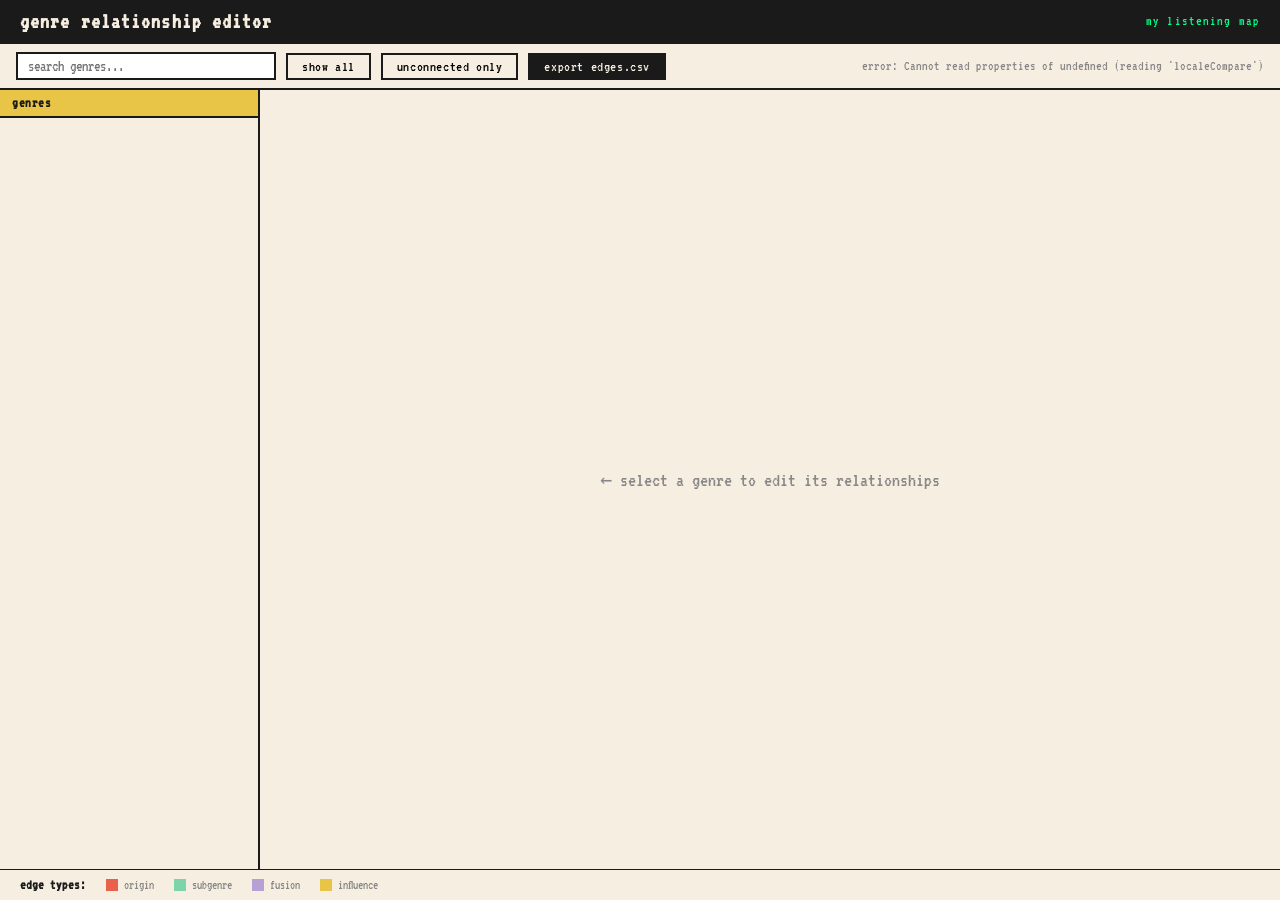
<file: network-editor.html>
<!DOCTYPE html>
<html lang="en">
<head>
<meta charset="UTF-8">
<title>genre relationship editor</title>
<link href="https://fonts.googleapis.com/css2?family=VT323&display=swap" rel="stylesheet">
<style>
:root {
  --bg:      #f6eee0;
  --black:   #1a1a1a;
  --grey:    #888;
  --border:  2px solid #1a1a1a;
  --thin:    1px solid #1a1a1a;
  --coral:   #e8614a;
  --yellow:  #e8c547;
  --mint:    #7dd4a8;
  --lavender:#b8a0d4;
  --orange:  #f4a24a;
  --font:    'VT323', monospace;
}

* { margin:0; padding:0; box-sizing:border-box; }

body {
  background: var(--bg);
  font-family: var(--font);
  font-size: 16px;
  color: var(--black);
  height: 100vh;
  overflow: hidden;
  display: flex;
  flex-direction: column;
}

/* ── HEADER ── */
#header {
  background: var(--black);
  color: var(--bg);
  padding: 10px 20px;
  display: flex;
  align-items: center;
  justify-content: space-between;
  border-bottom: var(--border);
  flex-shrink: 0;
}

#header h1 {
  font-size: 22px;
  letter-spacing: 0.05em;
}

#header-meta {
  font-size: 14px;
  color: #00ff88;
  letter-spacing: 0.08em;
}

/* ── TOOLBAR ── */
#toolbar {
  display: flex;
  align-items: center;
  gap: 10px;
  padding: 8px 16px;
  border-bottom: var(--border);
  background: var(--bg);
  flex-shrink: 0;
}

#search-input {
  font-family: var(--font);
  font-size: 16px;
  border: var(--border);
  background: white;
  padding: 4px 10px;
  width: 260px;
  outline: none;
}
#search-input:focus { border-color: var(--coral); }

.toolbar-btn {
  font-family: var(--font);
  font-size: 15px;
  border: var(--border);
  background: var(--bg);
  padding: 4px 14px;
  cursor: pointer;
  letter-spacing: 0.04em;
}
.toolbar-btn:hover { background: var(--black); color: var(--bg); }
.toolbar-btn.primary { background: var(--black); color: var(--bg); }
.toolbar-btn.primary:hover { background: var(--coral); border-color: var(--coral); color: white; }

#status-msg {
  font-size: 14px;
  color: var(--grey);
  margin-left: auto;
}

/* ── MAIN LAYOUT ── */
#main {
  display: flex;
  flex: 1;
  overflow: hidden;
}

/* ── LEFT: GENRE LIST ── */
#genre-list-panel {
  width: 260px;
  flex-shrink: 0;
  border-right: var(--border);
  display: flex;
  flex-direction: column;
  overflow: hidden;
}

#genre-list-title {
  font-size: 14px;
  font-weight: bold;
  padding: 6px 12px;
  background: var(--yellow);
  border-bottom: var(--border);
  letter-spacing: 0.04em;
  flex-shrink: 0;
}

#genre-list {
  flex: 1;
  overflow-y: auto;
}

.genre-item {
  padding: 5px 12px;
  border-bottom: var(--thin);
  cursor: pointer;
  display: flex;
  justify-content: space-between;
  align-items: center;
  font-size: 15px;
}
.genre-item:hover { background: #ede6d4; }
.genre-item.active { background: var(--black); color: var(--bg); }
.genre-item .g-count {
  font-size: 12px;
  color: var(--grey);
  margin-left: 6px;
}
.genre-item.active .g-count { color: #aaa; }
.genre-item .g-cluster {
  font-size: 11px;
  padding: 1px 5px;
  border: 1px solid currentColor;
  opacity: 0.6;
  white-space: nowrap;
}

/* ── CENTER: EDITOR ── */
#editor-panel {
  flex: 1;
  display: flex;
  flex-direction: column;
  overflow: hidden;
  min-width: 0;
}

#editor-header {
  padding: 12px 20px;
  border-bottom: var(--border);
  background: var(--mint);
  flex-shrink: 0;
  display: flex;
  align-items: baseline;
  gap: 16px;
}

#editor-genre-name {
  font-size: 26px;
  font-weight: bold;
  letter-spacing: 0.04em;
}

#editor-genre-meta {
  font-size: 14px;
  color: #1a5a3a;
}

#editor-body {
  flex: 1;
  overflow-y: auto;
  padding: 16px 20px;
  display: flex;
  flex-direction: column;
  gap: 20px;
}

/* ── RELATIONSHIP SECTIONS ── */
.rel-section {
  display: flex;
  flex-direction: column;
  gap: 8px;
}

.rel-section-title {
  font-size: 18px;
  font-weight: bold;
  letter-spacing: 0.05em;
  border-bottom: var(--thin);
  padding-bottom: 4px;
  display: flex;
  align-items: center;
  gap: 10px;
}

.rel-section-title .section-badge {
  font-size: 12px;
  padding: 2px 8px;
  border: var(--thin);
  font-weight: normal;
  color: var(--grey);
}

.rel-row {
  display: flex;
  align-items: center;
  gap: 8px;
  padding: 6px 10px;
  border: var(--thin);
  background: white;
}

.rel-row:hover { border-color: var(--black); }

.rel-arrow {
  font-size: 18px;
  color: var(--grey);
  flex-shrink: 0;
  width: 24px;
  text-align: center;
}

.rel-genre-name {
  font-size: 16px;
  font-weight: bold;
  flex: 1;
  min-width: 120px;
}

.rel-type-select {
  font-family: var(--font);
  font-size: 14px;
  border: var(--thin);
  background: var(--bg);
  padding: 2px 6px;
  cursor: pointer;
  outline: none;
  width: 110px;
}

.rel-weight-input {
  font-family: var(--font);
  font-size: 14px;
  border: var(--thin);
  background: var(--bg);
  padding: 2px 6px;
  width: 52px;
  outline: none;
}

.rel-delete-btn {
  font-family: var(--font);
  font-size: 14px;
  border: var(--thin);
  background: transparent;
  padding: 2px 8px;
  cursor: pointer;
  color: var(--coral);
  flex-shrink: 0;
}
.rel-delete-btn:hover { background: var(--coral); color: white; border-color: var(--coral); }

/* type color indicators */
.type-origin    { border-left: 4px solid #e8614a; }
.type-subgenre  { border-left: 4px solid #7dd4a8; }
.type-fusion    { border-left: 4px solid #b8a0d4; }
.type-influence { border-left: 4px solid #e8c547; }

/* ── ADD RELATIONSHIP ── */
.add-rel-row {
  display: flex;
  align-items: center;
  gap: 8px;
  padding: 6px 0;
}

.add-genre-input {
  font-family: var(--font);
  font-size: 15px;
  border: var(--border);
  background: white;
  padding: 4px 8px;
  flex: 1;
  outline: none;
  position: relative;
}
.add-genre-input:focus { border-color: var(--black); }

.add-type-select {
  font-family: var(--font);
  font-size: 14px;
  border: var(--border);
  background: var(--bg);
  padding: 4px 6px;
  cursor: pointer;
  outline: none;
  width: 120px;
}

.add-btn {
  font-family: var(--font);
  font-size: 15px;
  border: var(--border);
  background: var(--black);
  color: var(--bg);
  padding: 4px 14px;
  cursor: pointer;
  white-space: nowrap;
}
.add-btn:hover { background: var(--mint); border-color: var(--mint); color: var(--black); }

/* autocomplete */
#autocomplete {
  position: fixed;
  background: white;
  border: var(--border);
  z-index: 1000;
  max-height: 200px;
  overflow-y: auto;
  display: none;
  min-width: 200px;
}

.ac-item {
  padding: 5px 10px;
  font-family: var(--font);
  font-size: 15px;
  cursor: pointer;
  border-bottom: var(--thin);
}
.ac-item:hover { background: var(--black); color: var(--bg); }

/* ── EMPTY STATE ── */
#editor-empty {
  flex: 1;
  display: flex;
  flex-direction: column;
  align-items: center;
  justify-content: center;
  color: var(--grey);
  font-size: 20px;
  line-height: 2;
  text-align: center;
}

/* ── LEGEND ── */
#legend {
  padding: 8px 20px;
  border-top: var(--thin);
  background: var(--bg);
  display: flex;
  gap: 20px;
  align-items: center;
  flex-shrink: 0;
}

.legend-item {
  display: flex;
  align-items: center;
  gap: 6px;
  font-size: 13px;
  color: var(--grey);
}

.legend-dot {
  width: 12px;
  height: 12px;
  flex-shrink: 0;
}

/* scrollbars */
::-webkit-scrollbar { width: 12px; }
::-webkit-scrollbar-track { background: var(--bg); border-left: var(--thin); }
::-webkit-scrollbar-thumb { background: var(--black); }

/* unsaved indicator */
.unsaved { color: var(--coral) !important; }
</style>
</head>
<body>

<div id="header">
  <h1>genre relationship editor</h1>
  <span id="header-meta">my listening map</span>
</div>

<div id="toolbar">
  <input type="text" id="search-input" placeholder="search genres..." autocomplete="off">
  <button class="toolbar-btn" id="btn-show-all">show all</button>
  <button class="toolbar-btn" id="btn-show-unconnected">unconnected only</button>
  <button class="toolbar-btn primary" id="btn-export">export edges.csv</button>
  <span id="status-msg">loading...</span>
</div>

<div id="main">

  <!-- GENRE LIST -->
  <div id="genre-list-panel">
    <div id="genre-list-title">genres <span id="genre-count"></span></div>
    <div id="genre-list"></div>
  </div>

  <!-- EDITOR -->
  <div id="editor-panel">
    <div id="editor-empty">
      ← select a genre to edit its relationships
    </div>
    <div id="editor-content" style="display:none; flex:1; flex-direction:column; overflow:hidden;">
      <div id="editor-header">
        <span id="editor-genre-name"></span>
        <span id="editor-genre-meta"></span>
      </div>
      <div id="editor-body">

        <!-- PARENTS section -->
        <div class="rel-section" id="section-parents">
          <div class="rel-section-title">
            this genre comes from
            <span class="section-badge" id="parents-count">0 relationships</span>
          </div>
          <div id="parents-list"></div>
          <div class="add-rel-row">
            <input class="add-genre-input" id="add-parent-input" placeholder="add parent genre..." autocomplete="off">
            <select class="add-type-select" id="add-parent-type">
              <option value="origin">origin</option>
              <option value="subgenre">subgenre</option>
              <option value="fusion">fusion</option>
              <option value="influence">influence</option>
            </select>
            <button class="add-btn" id="btn-add-parent">+ add</button>
          </div>
        </div>

        <!-- CHILDREN section -->
        <div class="rel-section" id="section-children">
          <div class="rel-section-title">
            this genre leads to
            <span class="section-badge" id="children-count">0 relationships</span>
          </div>
          <div id="children-list"></div>
          <div class="add-rel-row">
            <input class="add-genre-input" id="add-child-input" placeholder="add child genre..." autocomplete="off">
            <select class="add-type-select" id="add-child-type">
              <option value="subgenre">subgenre</option>
              <option value="origin">origin</option>
              <option value="fusion">fusion</option>
              <option value="influence">influence</option>
            </select>
            <button class="add-btn" id="btn-add-child">+ add</button>
          </div>
        </div>

      </div>
    </div>
  </div>

</div>

<!-- LEGEND -->
<div id="legend">
  <span style="font-size:14px;color:var(--black);font-weight:bold;">edge types:</span>
  <div class="legend-item"><div class="legend-dot" style="background:#e8614a"></div>origin</div>
  <div class="legend-item"><div class="legend-dot" style="background:#7dd4a8"></div>subgenre</div>
  <div class="legend-item"><div class="legend-dot" style="background:#b8a0d4"></div>fusion</div>
  <div class="legend-item"><div class="legend-dot" style="background:#e8c547"></div>influence</div>
  <span id="unsaved-count" style="margin-left:auto;font-size:14px;"></span>
</div>

<!-- AUTOCOMPLETE -->
<div id="autocomplete"></div>

<script>
// ── STATE ──
var nodes = []
var edges = []
var nodeIds = []
var currentGenre = null
var unsavedChanges = 0
var filterMode = 'all' // 'all' | 'unconnected'
var searchQuery = ''

// ── CLUSTER COLORS ──
var CLUSTER_COLORS = {
  'caribe':'#e8614a','afro-sudamericano':'#e8c547','andina':'#b8a0d4',
  'cancion':'#f4a0b8','brasileira':'#7dd4a8','rock-latino':'#f4a24a',
  'hip-hop-latino':'#c8a0f4','jazz':'#60a5fa','soul-rnb-funk':'#f472b6',
  'hip-hop':'#94a3b8','rock':'#ef4444','electronic':'#22d3ee',
  'african-global-roots':'#fbbf24','folk-singer-songwriter':'#86efac',
  'classical-experimental':'#c4b5fd','pop-indie':'#fdba74','ancestor':'#cccccc'
}

// ── CSV PARSING ──
function parseCSV(text) {
  var lines = text.trim().split('\n')
  var headers = lines[0].split(',').map(function(h) { return h.trim().replace(/\r/g,'') })
  return lines.slice(1).map(function(line) {
    var vals = line.split(',').map(function(v) { return v.trim().replace(/\r/g,'') })
    var obj = {}
    headers.forEach(function(h,i) { obj[h] = vals[i] || '' })
    return obj
  })
}

function edgesToCSV(edgeList) {
  var lines = ['source,target,type,weight']
  edgeList.forEach(function(e) {
    lines.push([e.source, e.target, e.type, e.weight].join(','))
  })
  return lines.join('\n')
}

// ── LOAD ──
function loadData() {
  setStatus('loading...')
  Promise.all([
    fetch('data/nodes.csv').then(function(r) { return r.text() }),
    fetch('data/edges.csv').then(function(r) { return r.text() })
  ]).then(function(files) {
    nodes = parseCSV(files[0])
    edges = parseCSV(files[1])
    nodeIds = nodes.map(function(n) { return n.id })
    setStatus(nodes.length + ' genres · ' + edges.length + ' relationships loaded')
    renderGenreList()
  }).catch(function(err) {
    setStatus('error: ' + err.message)
  })
}

// ── STATUS ──
function setStatus(msg) {
  document.getElementById('status-msg').textContent = msg
}

function updateUnsaved() {
  var el = document.getElementById('unsaved-count')
  if (unsavedChanges > 0) {
    el.textContent = unsavedChanges + ' unsaved changes'
    el.className = 'unsaved'
  } else {
    el.textContent = ''
    el.className = ''
  }
}

// ── GENRE LIST ──
function getConnectedIds() {
  var connected = new Set()
  edges.forEach(function(e) { connected.add(e.source); connected.add(e.target) })
  return connected
}

function renderGenreList() {
  var list = document.getElementById('genre-list')
  var connected = getConnectedIds()

  var filtered = nodes.filter(function(n) {
    var matchesSearch = !searchQuery || n.id.toLowerCase().includes(searchQuery.toLowerCase())
    var matchesFilter = filterMode === 'all' || !connected.has(n.id)
    return matchesSearch && matchesFilter
  })

  // sort: by song count desc, then alpha
  filtered.sort(function(a,b) {
    var diff = (parseInt(b.song_count)||0) - (parseInt(a.song_count)||0)
    return diff !== 0 ? diff : a.id.localeCompare(b.id)
  })

  document.getElementById('genre-count').textContent = '(' + filtered.length + ')'

  list.innerHTML = filtered.map(function(n) {
    var count = parseInt(n.song_count) || 0
    var color = CLUSTER_COLORS[n.cluster] || '#ccc'
    var isActive = currentGenre && currentGenre.id === n.id
    return '<div class="genre-item' + (isActive ? ' active' : '') + '" data-id="' + n.id + '">' +
      '<span>' + n.id + (count > 0 ? '<span class="g-count">(' + count + ')</span>' : '') + '</span>' +
      '<span class="g-cluster" style="border-color:' + color + ';color:' + (isActive ? '#aaa' : color) + '">' + (n.cluster||'?') + '</span>' +
      '</div>'
  }).join('')

  list.querySelectorAll('.genre-item').forEach(function(el) {
    el.addEventListener('click', function() {
      var id = el.getAttribute('data-id')
      var node = nodes.find(function(n) { return n.id === id })
      if (node) selectGenre(node)
    })
  })
}

// ── SELECT GENRE ──
function selectGenre(node) {
  currentGenre = node
  renderGenreList()
  renderEditor()
}

// ── EDITOR ──
function renderEditor() {
  if (!currentGenre) return

  document.getElementById('editor-empty').style.display = 'none'
  var content = document.getElementById('editor-content')
  content.style.display = 'flex'

  var count = parseInt(currentGenre.song_count) || 0
  document.getElementById('editor-genre-name').textContent = currentGenre.id
  document.getElementById('editor-genre-meta').textContent =
    currentGenre.cluster + (count > 0 ? ' · ' + count + ' songs' : ' · root node')

  // parents = edges where target === currentGenre.id
  var parents = edges.filter(function(e) { return e.target === currentGenre.id })
  // children = edges where source === currentGenre.id
  var children = edges.filter(function(e) { return e.source === currentGenre.id })

  document.getElementById('parents-count').textContent = parents.length + ' relationship' + (parents.length !== 1 ? 's' : '')
  document.getElementById('children-count').textContent = children.length + ' relationship' + (children.length !== 1 ? 's' : '')

  renderRelList('parents-list', parents, 'parent')
  renderRelList('children-list', children, 'child')
}

function typeClass(type) {
  return 'type-' + (type || 'influence')
}

function renderRelList(containerId, rels, direction) {
  var container = document.getElementById(containerId)
  if (rels.length === 0) {
    container.innerHTML = '<div style="padding:6px 10px;color:var(--grey);font-size:14px;">none yet</div>'
    return
  }

  container.innerHTML = rels.map(function(e, i) {
    var otherGenre = direction === 'parent' ? e.source : e.target
    var arrow = direction === 'parent' ? '←' : '→'
    return '<div class="rel-row ' + typeClass(e.type) + '" data-idx="' + i + '">' +
      '<span class="rel-arrow">' + arrow + '</span>' +
      '<span class="rel-genre-name">' + otherGenre + '</span>' +
      '<select class="rel-type-select" data-field="type">' +
        ['origin','subgenre','fusion','influence'].map(function(t) {
          return '<option value="' + t + '"' + (e.type === t ? ' selected' : '') + '>' + t + '</option>'
        }).join('') +
      '</select>' +
      '<input class="rel-weight-input" type="number" min="0" max="1" step="0.1" value="' + (e.weight||0.7) + '" data-field="weight">' +
      '<button class="rel-delete-btn" data-direction="' + direction + '" data-source="' + e.source + '" data-target="' + e.target + '">delete</button>' +
      '</div>'
  }).join('')

  // wire up changes
  container.querySelectorAll('.rel-type-select').forEach(function(sel) {
    sel.addEventListener('change', function() {
      var row = sel.closest('.rel-row')
      var deleteBtn = row.querySelector('.rel-delete-btn')
      var src = deleteBtn.getAttribute('data-source')
      var tgt = deleteBtn.getAttribute('data-target')
      updateEdge(src, tgt, 'type', sel.value)
      row.className = 'rel-row ' + typeClass(sel.value)
    })
  })

  container.querySelectorAll('.rel-weight-input').forEach(function(inp) {
    inp.addEventListener('change', function() {
      var row = inp.closest('.rel-row')
      var deleteBtn = row.querySelector('.rel-delete-btn')
      updateEdge(deleteBtn.getAttribute('data-source'), deleteBtn.getAttribute('data-target'), 'weight', inp.value)
    })
  })

  container.querySelectorAll('.rel-delete-btn').forEach(function(btn) {
    btn.addEventListener('click', function() {
      var src = btn.getAttribute('data-source')
      var tgt = btn.getAttribute('data-target')
      deleteEdge(src, tgt)
    })
  })
}

// ── EDGE OPERATIONS ──
function updateEdge(source, target, field, value) {
  var edge = edges.find(function(e) { return e.source === source && e.target === target })
  if (edge) {
    edge[field] = value
    unsavedChanges++
    updateUnsaved()
    setStatus('updated: ' + source + ' → ' + target)
  }
}

function deleteEdge(source, target) {
  var before = edges.length
  edges = edges.filter(function(e) { return !(e.source === source && e.target === target) })
  if (edges.length < before) {
    unsavedChanges++
    updateUnsaved()
    setStatus('deleted: ' + source + ' → ' + target)
    renderEditor()
    renderGenreList()
  }
}

function addEdge(source, target, type, weight) {
  // check doesn't already exist
  var exists = edges.some(function(e) { return e.source === source && e.target === target })
  if (exists) { setStatus('relationship already exists'); return false }
  if (!nodeIds.includes(source)) { setStatus('genre not found: ' + source); return false }
  if (!nodeIds.includes(target)) { setStatus('genre not found: ' + target); return false }
  if (source === target) { setStatus('cannot connect a genre to itself'); return false }

  edges.push({ source: source, target: target, type: type, weight: weight || '0.7' })
  unsavedChanges++
  updateUnsaved()
  setStatus('added: ' + source + ' → ' + target + ' (' + type + ')')
  renderEditor()
  renderGenreList()
  return true
}

// ── ADD RELATIONSHIP BUTTONS ──
document.getElementById('btn-add-parent').addEventListener('click', function() {
  var input = document.getElementById('add-parent-input')
  var type  = document.getElementById('add-parent-type').value
  var parentGenre = input.value.trim().toLowerCase()
  if (!parentGenre || !currentGenre) return
  // find exact match (case insensitive)
  var match = nodeIds.find(function(id) { return id.toLowerCase() === parentGenre })
  if (!match) { setStatus('genre not found: ' + parentGenre); return }
  if (addEdge(match, currentGenre.id, type, '0.7')) {
    input.value = ''
    hideAutocomplete()
  }
})

document.getElementById('btn-add-child').addEventListener('click', function() {
  var input = document.getElementById('add-child-input')
  var type  = document.getElementById('add-child-type').value
  var childGenre = input.value.trim().toLowerCase()
  if (!childGenre || !currentGenre) return
  var match = nodeIds.find(function(id) { return id.toLowerCase() === childGenre })
  if (!match) { setStatus('genre not found: ' + childGenre); return }
  if (addEdge(currentGenre.id, match, type, '0.7')) {
    input.value = ''
    hideAutocomplete()
  }
})

// enter key on inputs
document.getElementById('add-parent-input').addEventListener('keydown', function(e) {
  if (e.key === 'Enter') document.getElementById('btn-add-parent').click()
})
document.getElementById('add-child-input').addEventListener('keydown', function(e) {
  if (e.key === 'Enter') document.getElementById('btn-add-child').click()
})

// ── AUTOCOMPLETE ──
function setupAutocomplete(inputId) {
  var input = document.getElementById(inputId)
  input.addEventListener('input', function() {
    var q = input.value.trim().toLowerCase()
    if (!q || q.length < 2) { hideAutocomplete(); return }
    var matches = nodeIds.filter(function(id) { return id.toLowerCase().includes(q) }).slice(0, 12)
    if (!matches.length) { hideAutocomplete(); return }
    showAutocomplete(input, matches)
  })
  input.addEventListener('blur', function() {
    setTimeout(hideAutocomplete, 150)
  })
}

function showAutocomplete(input, matches) {
  var ac = document.getElementById('autocomplete')
  var rect = input.getBoundingClientRect()
  ac.style.left = rect.left + 'px'
  ac.style.top  = (rect.bottom + 2) + 'px'
  ac.style.width = rect.width + 'px'
  ac.style.display = 'block'
  ac.innerHTML = matches.map(function(m) {
    return '<div class="ac-item" data-value="' + m + '">' + m + '</div>'
  }).join('')
  ac.querySelectorAll('.ac-item').forEach(function(item) {
    item.addEventListener('mousedown', function() {
      input.value = item.getAttribute('data-value')
      hideAutocomplete()
    })
  })
}

function hideAutocomplete() {
  document.getElementById('autocomplete').style.display = 'none'
}

setupAutocomplete('add-parent-input')
setupAutocomplete('add-child-input')

// ── SEARCH ──
document.getElementById('search-input').addEventListener('input', function() {
  searchQuery = this.value
  renderGenreList()
})

// ── FILTER BUTTONS ──
document.getElementById('btn-show-all').addEventListener('click', function() {
  filterMode = 'all'
  renderGenreList()
  setStatus('showing all genres')
})

document.getElementById('btn-show-unconnected').addEventListener('click', function() {
  filterMode = 'unconnected'
  renderGenreList()
  var connected = getConnectedIds()
  var unconnected = nodes.filter(function(n) { return !connected.has(n.id) }).length
  setStatus(unconnected + ' genres with no relationships yet')
})

// ── EXPORT ──
document.getElementById('btn-export').addEventListener('click', function() {
  var csv = edgesToCSV(edges)
  var blob = new Blob([csv], { type: 'text/csv' })
  var url = URL.createObjectURL(blob)
  var a = document.createElement('a')
  a.href = url
  a.download = 'edges.csv'
  a.click()
  URL.revokeObjectURL(url)
  unsavedChanges = 0
  updateUnsaved()
  setStatus('exported edges.csv — ' + edges.length + ' relationships')
})

// ── INIT ──
loadData()
</script>
</body>
</html>
</file>
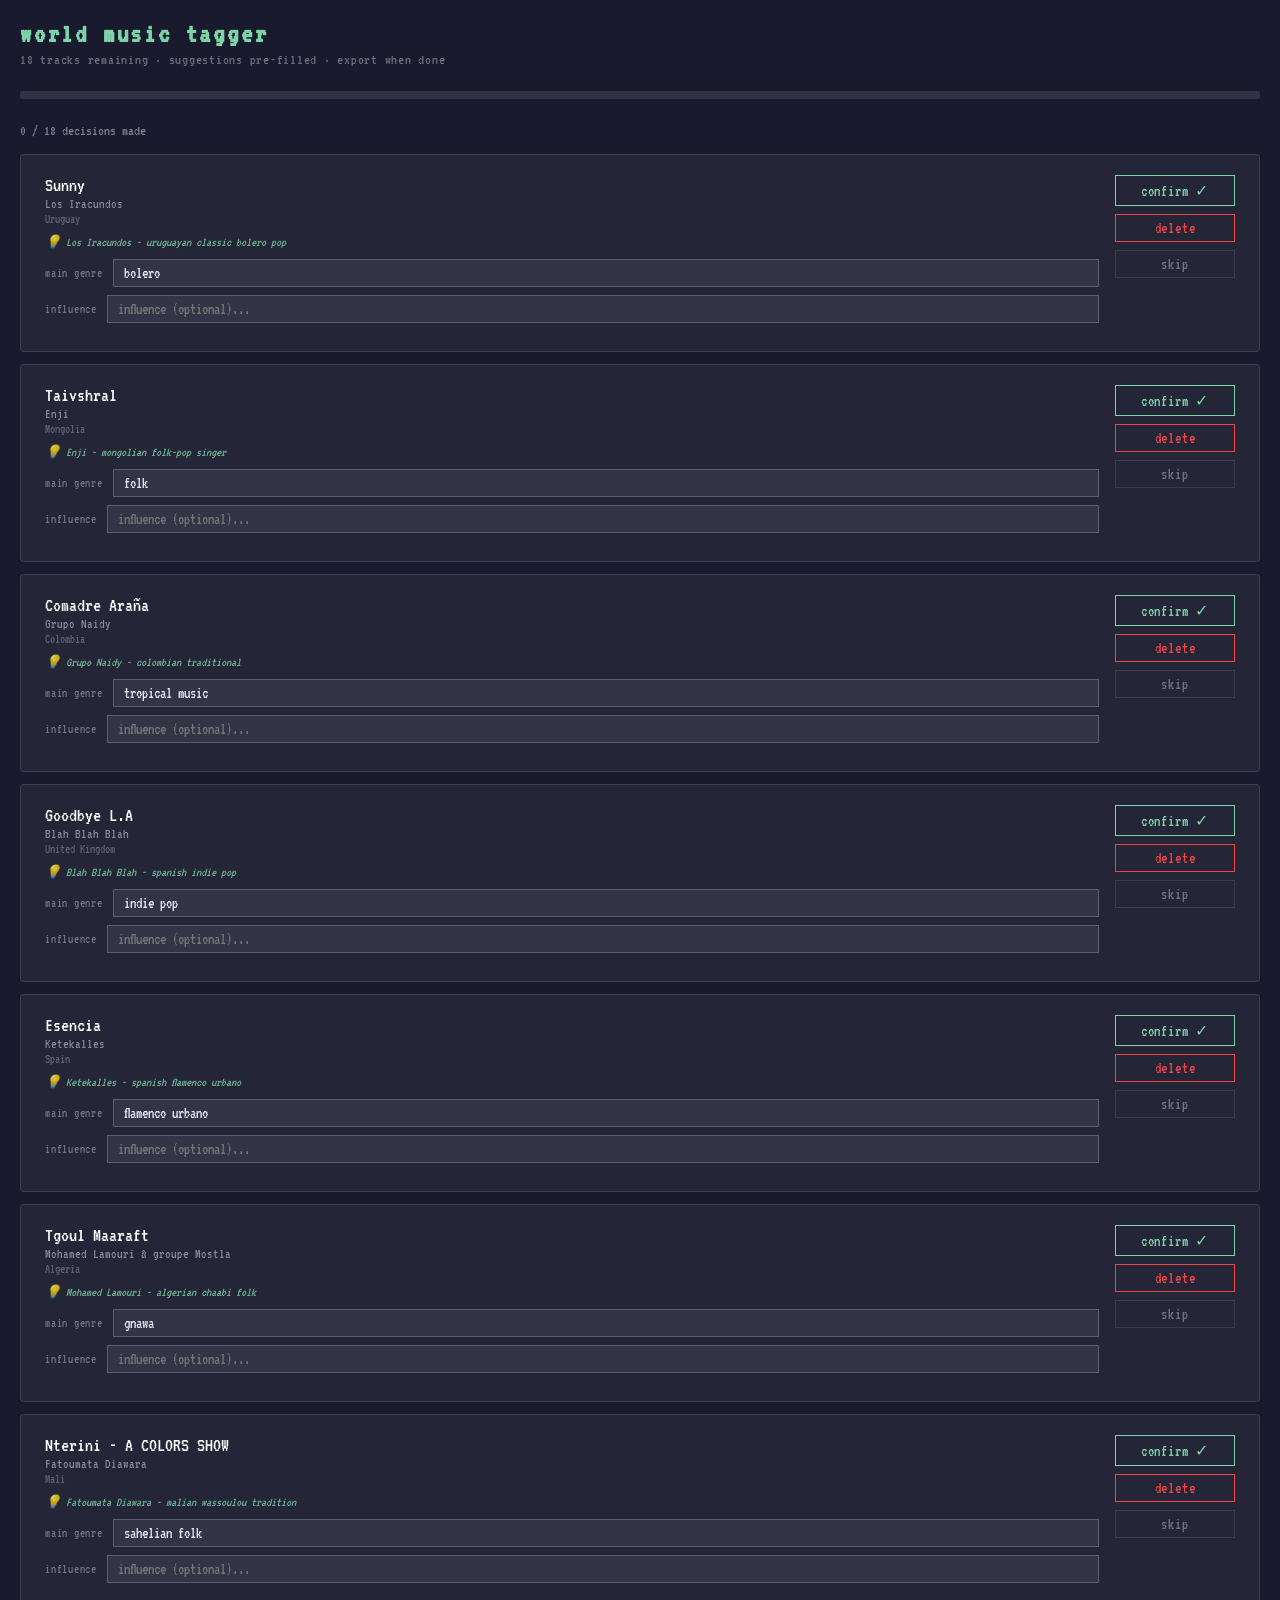
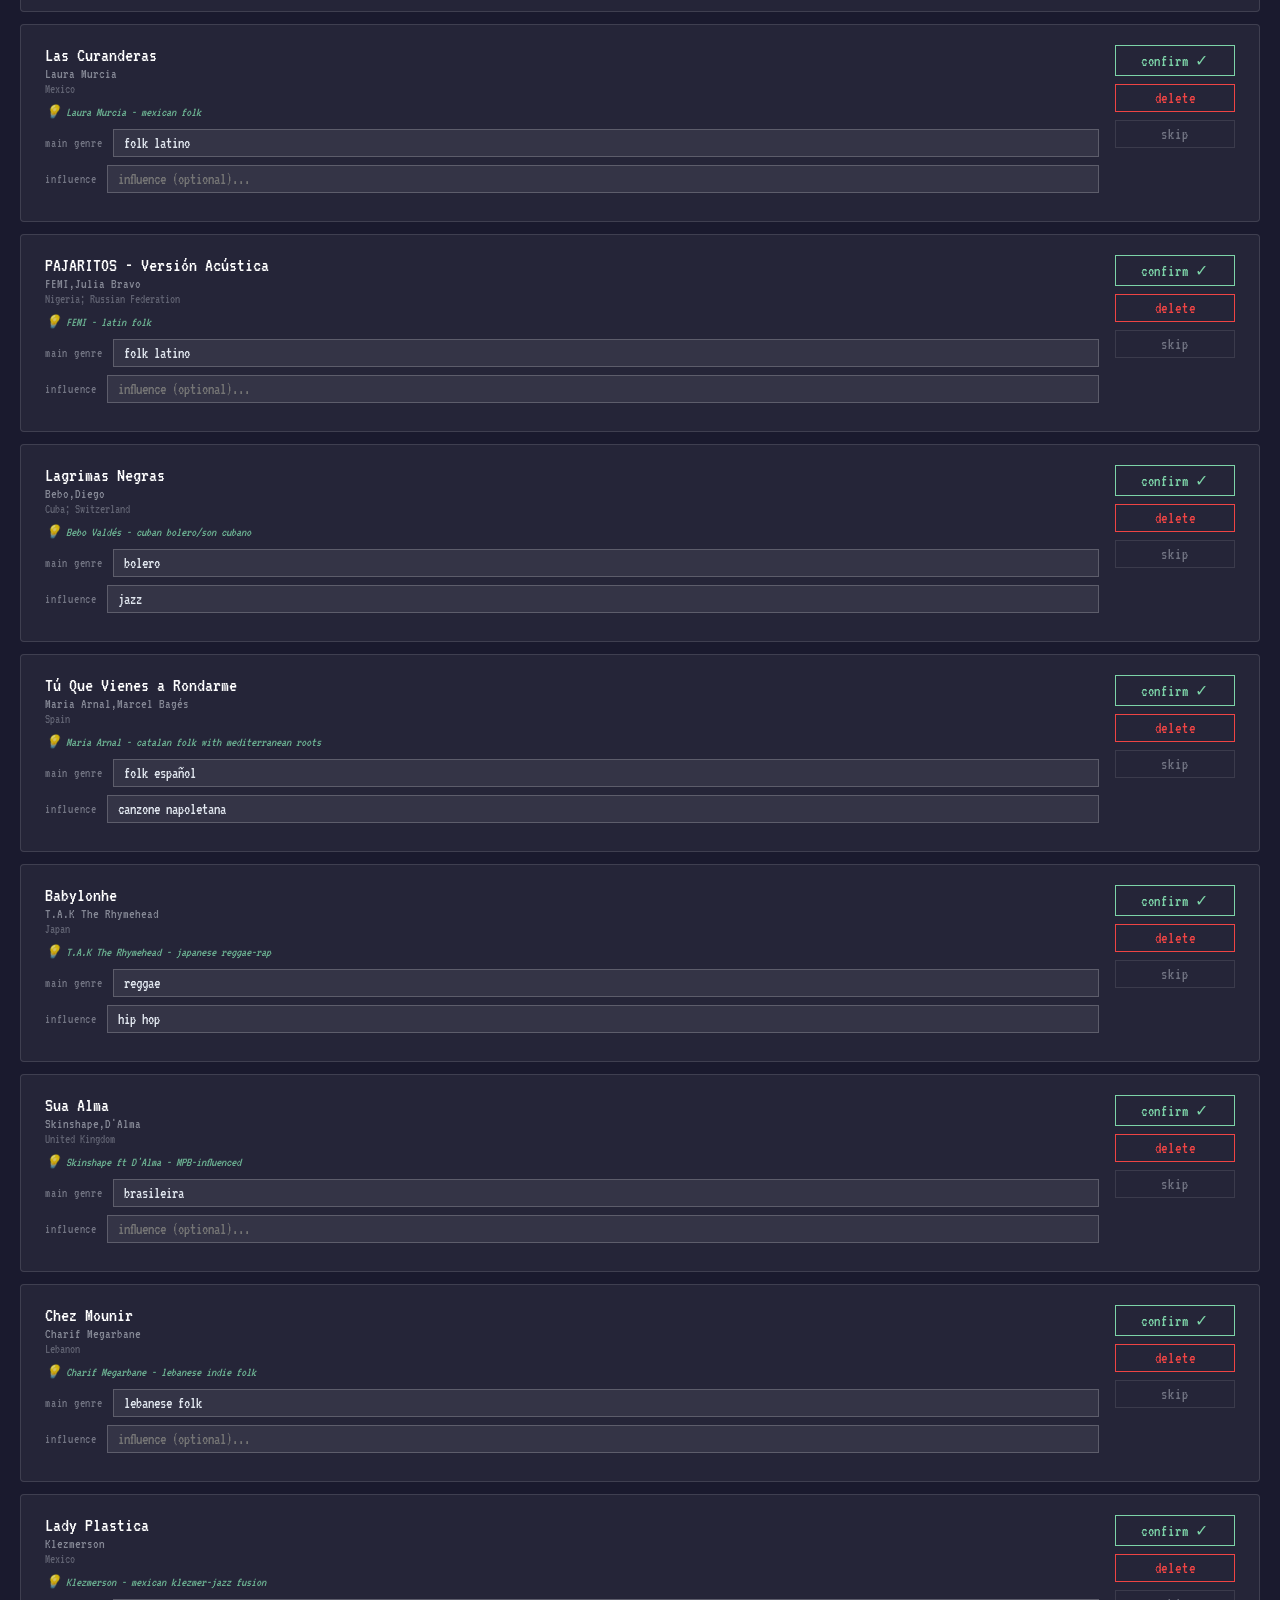
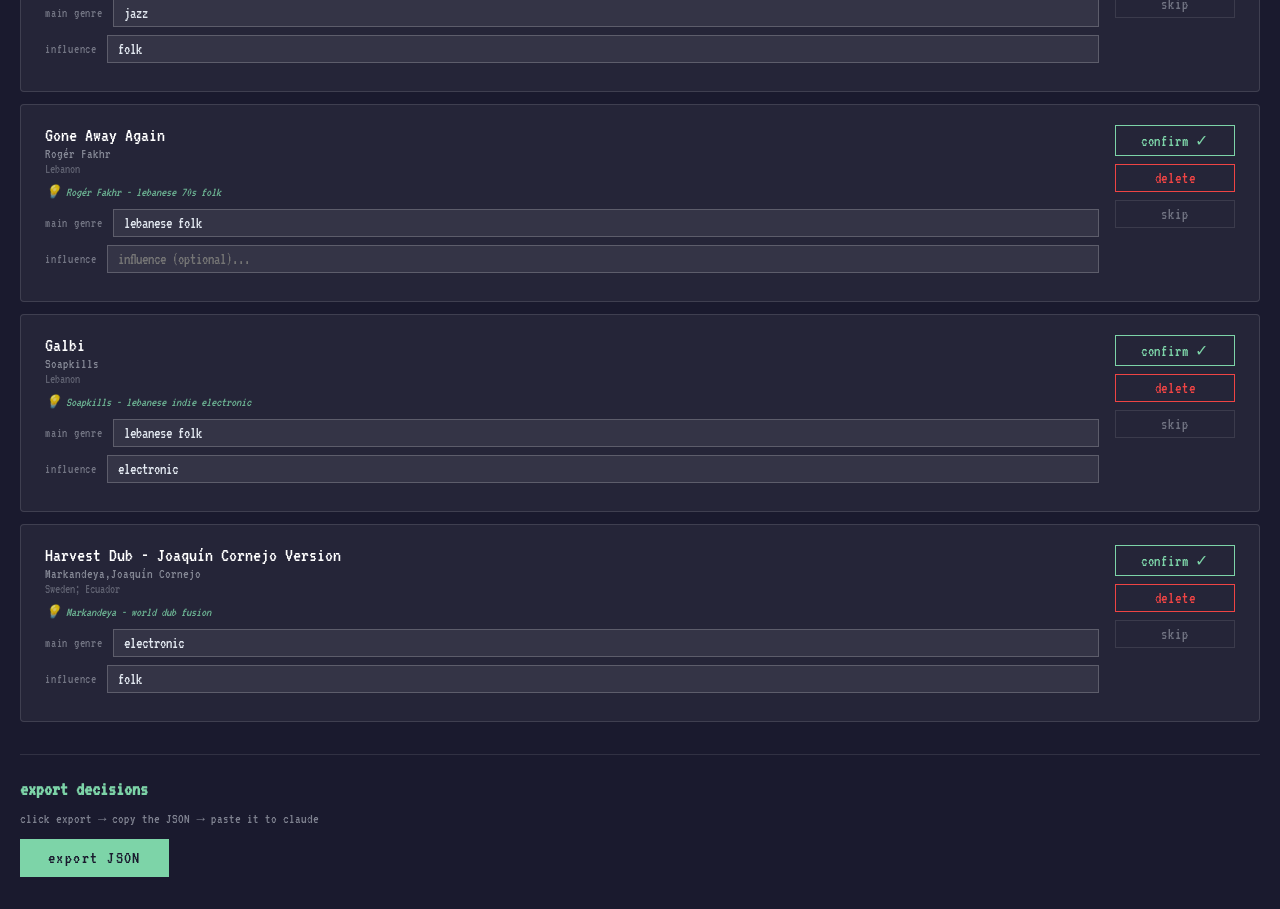
<file: world_tagger.html>
<!DOCTYPE html>
<html lang="en">
<head>
<meta charset="UTF-8">
<title>world music tagger</title>
<link href="https://fonts.googleapis.com/css2?family=VT323&display=swap" rel="stylesheet">
<style>
  * { margin:0; padding:0; box-sizing:border-box; }
  body { background:#1a1a2e; font-family:'VT323',monospace; color:#e2e8f0; min-height:100vh; padding:20px; }
  h1 { font-size:28px; color:#7dd4a8; letter-spacing:0.1em; margin-bottom:4px; }
  .subtitle { font-size:15px; opacity:0.4; margin-bottom:24px; letter-spacing:0.05em; }
  #progress-bar-wrap { width:100%; height:8px; background:rgba(255,255,255,0.1); margin-bottom:24px; border-radius:2px; overflow:hidden; }
  #progress-bar { height:100%; background:#7dd4a8; transition:width 0.3s ease; }
  #summary { font-size:15px; opacity:0.5; margin-bottom:16px; }
  .card { background:rgba(255,255,255,0.05); border:1px solid rgba(255,255,255,0.12); border-radius:4px; padding:20px 24px; margin-bottom:12px; display:grid; grid-template-columns:1fr auto; gap:16px; align-items:start; }
  .card.done { opacity:0.4; border-color:rgba(255,255,255,0.05); }
  .card.delete-marked { opacity:0.3; border-color:#ef4444; background:rgba(239,68,68,0.05); }
  .card-track { font-size:20px; color:#fff; margin-bottom:2px; }
  .card-artist { font-size:14px; opacity:0.5; margin-bottom:2px; }
  .card-country { font-size:13px; opacity:0.3; margin-bottom:8px; }
  .card-notes { font-size:13px; color:#7dd4a8; opacity:0.8; font-style:italic; margin-bottom:10px; }
  .field-row { display:flex; gap:10px; align-items:center; flex-wrap:wrap; margin-bottom:8px; }
  .field-label { font-size:13px; opacity:0.4; white-space:nowrap; letter-spacing:0.06em; }
  .genre-input-wrap { position:relative; flex:1; min-width:160px; }
  .genre-input { width:100%; background:rgba(255,255,255,0.07); border:1px solid rgba(255,255,255,0.2); color:#e2e8f0; font-family:'VT323',monospace; font-size:16px; padding:5px 10px; outline:none; }
  .genre-input:focus { border-color:#7dd4a8; }
  .autocomplete-list { position:absolute; top:100%; left:0; right:0; background:#0f172a; border:1px solid rgba(255,255,255,0.15); border-top:none; max-height:160px; overflow-y:auto; z-index:100; display:none; }
  .autocomplete-list.visible { display:block; }
  .ac-item { padding:5px 10px; font-size:14px; cursor:pointer; border-bottom:1px solid rgba(255,255,255,0.05); }
  .ac-item:hover,.ac-item.selected { background:rgba(125,212,168,0.15); color:#7dd4a8; }
  .card-right { display:flex; flex-direction:column; gap:8px; min-width:120px; }
  .btn { font-family:'VT323',monospace; font-size:16px; padding:5px 16px; border:1px solid rgba(255,255,255,0.25); background:transparent; color:#e2e8f0; cursor:pointer; letter-spacing:0.05em; transition:all 0.15s; text-align:center; }
  .btn:hover { background:rgba(255,255,255,0.1); }
  .btn-confirm { border-color:#7dd4a8; color:#7dd4a8; }
  .btn-confirm:hover { background:rgba(125,212,168,0.15); }
  .btn-delete { border-color:#ef4444; color:#ef4444; }
  .btn-delete:hover { background:rgba(239,68,68,0.1); }
  .btn-skip { opacity:0.4; }
  .status-tag { font-size:12px; padding:2px 8px; border-radius:2px; display:inline-block; margin-top:4px; }
  .status-saved { background:rgba(125,212,168,0.2); color:#7dd4a8; }
  .status-deleted { background:rgba(239,68,68,0.2); color:#ef4444; }
  #export-section { margin-top:32px; padding-top:24px; border-top:1px solid rgba(255,255,255,0.1); }
  #export-section h2 { font-size:20px; color:#7dd4a8; margin-bottom:12px; }
  #export-btn { font-family:'VT323',monospace; font-size:18px; padding:10px 28px; background:#7dd4a8; color:#1a1a2e; border:none; cursor:pointer; letter-spacing:0.08em; margin-bottom:12px; }
  #export-btn:hover { background:#5cb88a; }
  #export-output { font-family:monospace; font-size:12px; background:#0f172a; border:1px solid rgba(255,255,255,0.1); padding:12px; white-space:pre-wrap; max-height:300px; overflow-y:auto; display:none; }
</style>
</head>
<body>

<h1>world music tagger</h1>
<p class="subtitle">18 tracks remaining · suggestions pre-filled · export when done</p>
<div id="progress-bar-wrap"><div id="progress-bar" style="width:0%"></div></div>
<div id="summary"></div>
<div id="cards"></div>

<div id="export-section">
  <h2>export decisions</h2>
  <p style="font-size:14px;opacity:0.5;margin-bottom:12px;">click export → copy the JSON → paste it to claude</p>
  <button id="export-btn" onclick="exportDecisions()">export JSON</button>
  <pre id="export-output"></pre>
</div>

<script>
const GENRES = ["acid jazz","acid rock","acid-folk","acousmatic","acoustic pop","african diaspora","african folk","african percussion","afro folk","afro funk","afro soul","afrobeat","afrobeats latino","afropop","alternative country","alternative dance","alternative folk","alternative hip hop","alternative metal","alternative pop","alternative r&b","alternative rock","ambient","americana","anatolian rock","arabic folk","arabic hip hop","arabic pop","argentine rock","art pop","art rock","avant garde","avant-garde","baroque pop","bebop","bedroom pop","big band","blues","blues rock","bolero","boom bap","bossa nova","brasileira","brazilian hip hop","brazilian jazz","breakbeat","british pop","britpop","bullerengue","c-pop","cajun inspired","calypso","candombe","cancion protesta","canzone napoletana","chamber music","chamber pop","chanson","chanson haïtienne","chicha","chillwave","choral","city pop","classic rock","classic soul","classical","classical piano","cold wave","colombian experimental","colombian pop","contemporary maloya","contemporary classical","cool jazz","country","country rock","cuarteto","cumbia","cumbia pop","cumbia sonidera","currulao","dancehall","dark folk","darkwave","deathrock","devotional","disco","doo-wop","downtempo","dream pop","dreamy electronic","dreamy folk","dreamy pop","drone metal","dub","east coast hip hop","ebm","egg punk","egyptian pop","electro","electro swing","electroclash","electrocumbia","electronic","electronic pop","electronic rock","electronica","electronica latina","electropop","ethiopian jazz","ethnic caos","eurodance","europop","eurasian folk","exotica","experimental","experimental hip hop","fado","flamenco","flamenco pop","flamenco urbano","folk","folk español","folk latino","folk punk","folk rock","forró","free jazz","french house","french jazz","funk","funk rock","future bass","galician folk","gangster rap","garage rock","georgian polyphonic","german hip hop","glam metal","glam rock","gnawa","gothic rock","gqom","grunge","guinean ceremonial music","hard bop","hard rock","hardcore hip hop","hardcore punk","heavy metal","hi-nrg","hip hop","hip hop italiano","hip hop latino","house","house latino","idm","indie dance","indie jazz","indie latino","indie pop","indie rock","jaliya tradition","jam band","jangle pop","japanese classical","jazz","jazz beats","jazz blues","jazz funk","jazz fusion","jazz house","jazz latino","jazz rap","jungle","kayokyoku","latin alternative","lebanese folk","libyan reggae","lo-fi","lo-fi beats","lo-fi house","lounge","lovers rock","madchester","maghreb pop","mambo","math rock","medieval","melodic house","merengue","mexican indie","mexican rock","minimalism","mizrahi","modern blues","moroccan funk","motown","mpb","murga","musical theater","native american music","nederpop","neo soul","neo-psychedelic","neo-soul","neoclassical","neo-classical","new age","new jack swing","new rave","new wave","northern soul","nova mpb","nu disco","nu jazz","nueva trova","old school hip hop","opera","orchestra","organic house","pop","pop acustico","pop latino","pop rock","popular colombian music","porro","post-punk","post-rock","power pop","progressive folk","progressive rock","proto-punk","psychedelic folk","psychedelic rock","psychedelic soul","punk","punk latino","punta","qawwali","quiet storm","r&b","r&b latino","ragga","ragtime","ranchera","rap","reggae","reggae rock","reggaeton","reggaeton chileno","requiem","retro soul","riot grrrl","rock and roll","rock español","rock latino","rocksteady","roots reggae","roots rock","rumba flamenca","sahelian folk","salsa","samba","schlager","shibuya-kei","shoegaze","shona mbira","ska","ska latino","ska punk","slowcore","sludge metal","smooth jazz","soca","son cubano","son jarocho","soukous","soul","soul blues","soul inspired","southern rock","space music","space rock","spanish-language reggae","surf rock","swing music","synth pop","synthpop","tango","techno","traditional folk","tribal house","trip hop","tropical bass","tropical dub","tropical music","trova","tuareg music","tuvan","uk funky","uk garage","uk r&b","villancicos","vocal jazz","west coast hip hop"]

const TRACKS = [{"artist":"Los Iracundos","track":"Sunny","country":"Uruguay","suggested_main":"bolero","suggested_influence":"","notes":"Los Iracundos - uruguayan classic bolero pop"},{"artist":"Enji","track":"Taivshral","country":"Mongolia","suggested_main":"folk","suggested_influence":"","notes":"Enji - mongolian folk-pop singer"},{"artist":"Grupo Naidy","track":"Comadre Araña","country":"Colombia","suggested_main":"tropical music","suggested_influence":"","notes":"Grupo Naidy - colombian traditional"},{"artist":"Blah Blah Blah","track":"Goodbye L.A","country":"United Kingdom","suggested_main":"indie pop","suggested_influence":"","notes":"Blah Blah Blah - spanish indie pop"},{"artist":"Ketekalles","track":"Esencia","country":"Spain","suggested_main":"flamenco urbano","suggested_influence":"","notes":"Ketekalles - spanish flamenco urbano"},{"artist":"Mohamed Lamouri & groupe Mostla","track":"Tgoul Maaraft","country":"Algeria","suggested_main":"gnawa","suggested_influence":"","notes":"Mohamed Lamouri - algerian chaabi folk"},{"artist":"Fatoumata Diawara","track":"Nterini - A COLORS SHOW","country":"Mali","suggested_main":"sahelian folk","suggested_influence":"","notes":"Fatoumata Diawara - malian wassoulou tradition"},{"artist":"Laura Murcia","track":"Las Curanderas","country":"Mexico","suggested_main":"folk latino","suggested_influence":"","notes":"Laura Murcia - mexican folk"},{"artist":"FEMI,Julia Bravo","track":"PAJARITOS - Versión Acústica","country":"Nigeria; Russian Federation","suggested_main":"folk latino","suggested_influence":"","notes":"FEMI - latin folk"},{"artist":"Bebo,Diego","track":"Lagrimas Negras","country":"Cuba; Switzerland","suggested_main":"bolero","suggested_influence":"jazz","notes":"Bebo Valdés - cuban bolero/son cubano"},{"artist":"Maria Arnal,Marcel Bagés","track":"Tú Que Vienes a Rondarme","country":"Spain","suggested_main":"folk español","suggested_influence":"canzone napoletana","notes":"Maria Arnal - catalan folk with mediterranean roots"},{"artist":"T.A.K The Rhymehead","track":"Babylonhe","country":"Japan","suggested_main":"reggae","suggested_influence":"hip hop","notes":"T.A.K The Rhymehead - japanese reggae-rap"},{"artist":"Skinshape,D'Alma","track":"Sua Alma","country":"United Kingdom","suggested_main":"brasileira","suggested_influence":"","notes":"Skinshape ft D'Alma - MPB-influenced"},{"artist":"Charif Megarbane","track":"Chez Mounir","country":"Lebanon","suggested_main":"lebanese folk","suggested_influence":"","notes":"Charif Megarbane - lebanese indie folk"},{"artist":"Klezmerson","track":"Lady Plastica","country":"Mexico","suggested_main":"jazz","suggested_influence":"folk","notes":"Klezmerson - mexican klezmer-jazz fusion"},{"artist":"Rogér Fakhr","track":"Gone Away Again","country":"Lebanon","suggested_main":"lebanese folk","suggested_influence":"","notes":"Rogér Fakhr - lebanese 70s folk"},{"artist":"Soapkills","track":"Galbi","country":"Lebanon","suggested_main":"lebanese folk","suggested_influence":"electronic","notes":"Soapkills - lebanese indie electronic"},{"artist":"Markandeya,Joaquín Cornejo","track":"Harvest Dub - Joaquín Cornejo Version","country":"Sweden; Ecuador","suggested_main":"electronic","suggested_influence":"folk","notes":"Markandeya - world dub fusion"}]

const decisions = {}

function autocomplete(input, listEl) {
  let selIdx = -1
  input.addEventListener('input', () => {
    const q = input.value.trim().toLowerCase()
    listEl.innerHTML = ''; selIdx = -1
    if (!q) { listEl.classList.remove('visible'); return }
    const matches = GENRES.filter(g => g.includes(q)).slice(0, 10)
    if (!matches.length) { listEl.classList.remove('visible'); return }
    matches.forEach(g => {
      const item = document.createElement('div')
      item.className = 'ac-item'; item.textContent = g
      item.addEventListener('mousedown', e => { e.preventDefault(); input.value = g; listEl.classList.remove('visible') })
      listEl.appendChild(item)
    })
    listEl.classList.add('visible')
  })
  input.addEventListener('keydown', e => {
    const items = listEl.querySelectorAll('.ac-item')
    if (e.key === 'ArrowDown') { selIdx = Math.min(selIdx+1, items.length-1); items.forEach((el,i) => el.classList.toggle('selected', i===selIdx)); e.preventDefault() }
    else if (e.key === 'ArrowUp') { selIdx = Math.max(selIdx-1, 0); items.forEach((el,i) => el.classList.toggle('selected', i===selIdx)); e.preventDefault() }
    else if (e.key === 'Enter' && selIdx >= 0) { input.value = items[selIdx].textContent; listEl.classList.remove('visible'); e.preventDefault() }
    else if (e.key === 'Escape') { listEl.classList.remove('visible') }
  })
  input.addEventListener('blur', () => setTimeout(() => listEl.classList.remove('visible'), 150))
}

function buildCards() {
  const container = document.getElementById('cards')
  TRACKS.forEach((t, idx) => {
    const card = document.createElement('div')
    card.className = 'card'; card.id = 'card-' + idx
    card.innerHTML = `
      <div class="card-left">
        <div class="card-track">${t.track}</div>
        <div class="card-artist">${t.artist}</div>
        <div class="card-country">${t.country}</div>
        ${t.notes ? `<div class="card-notes">💡 ${t.notes}</div>` : ''}
        <div class="field-row">
          <span class="field-label">main genre</span>
          <div class="genre-input-wrap">
            <input class="genre-input" id="main-${idx}" value="${t.suggested_main}" placeholder="main genre..." autocomplete="off">
            <div class="autocomplete-list" id="main-ac-${idx}"></div>
          </div>
        </div>
        <div class="field-row">
          <span class="field-label">influence</span>
          <div class="genre-input-wrap">
            <input class="genre-input" id="infl-${idx}" value="${t.suggested_influence}" placeholder="influence (optional)..." autocomplete="off">
            <div class="autocomplete-list" id="infl-ac-${idx}"></div>
          </div>
        </div>
        <div id="status-${idx}" style="margin-top:8px;"></div>
      </div>
      <div class="card-right">
        <button class="btn btn-confirm" onclick="confirmCard(${idx})">confirm ✓</button>
        <button class="btn btn-delete" onclick="markDelete(${idx})">delete</button>
        <button class="btn btn-skip" onclick="skip(${idx})">skip</button>
      </div>`
    container.appendChild(card)
    autocomplete(document.getElementById('main-'+idx), document.getElementById('main-ac-'+idx))
    autocomplete(document.getElementById('infl-'+idx), document.getElementById('infl-ac-'+idx))
  })
  updateProgress()
}

function confirmCard(idx) {
  const t = TRACKS[idx]
  const main = document.getElementById('main-'+idx).value.trim()
  const infl = document.getElementById('infl-'+idx).value.trim()
  if (!main) { alert('main genre required'); return }
  decisions[idx] = { action:'tag', track:t.track, artist:t.artist, main, influence:infl }
  document.getElementById('card-'+idx).classList.add('done')
  document.getElementById('status-'+idx).innerHTML = `<span class="status-tag status-saved">✓ ${main}${infl?' + '+infl:''}</span>`
  updateProgress()
}

function markDelete(idx) {
  const t = TRACKS[idx]
  decisions[idx] = { action:'delete', track:t.track, artist:t.artist }
  document.getElementById('card-'+idx).classList.add('done','delete-marked')
  document.getElementById('status-'+idx).innerHTML = `<span class="status-tag status-deleted">✗ delete</span>`
  updateProgress()
}

function skip(idx) {
  document.getElementById('card-'+idx).style.opacity = '0.35'
}

function updateProgress() {
  const done = Object.keys(decisions).length
  document.getElementById('progress-bar').style.width = (done/TRACKS.length*100)+'%'
  document.getElementById('summary').textContent = done + ' / ' + TRACKS.length + ' decisions made'
}

function exportDecisions() {
  const out = document.getElementById('export-output')
  out.textContent = JSON.stringify(decisions, null, 2)
  out.style.display = 'block'
}

buildCards()
</script>
</body>
</html>
</file>
